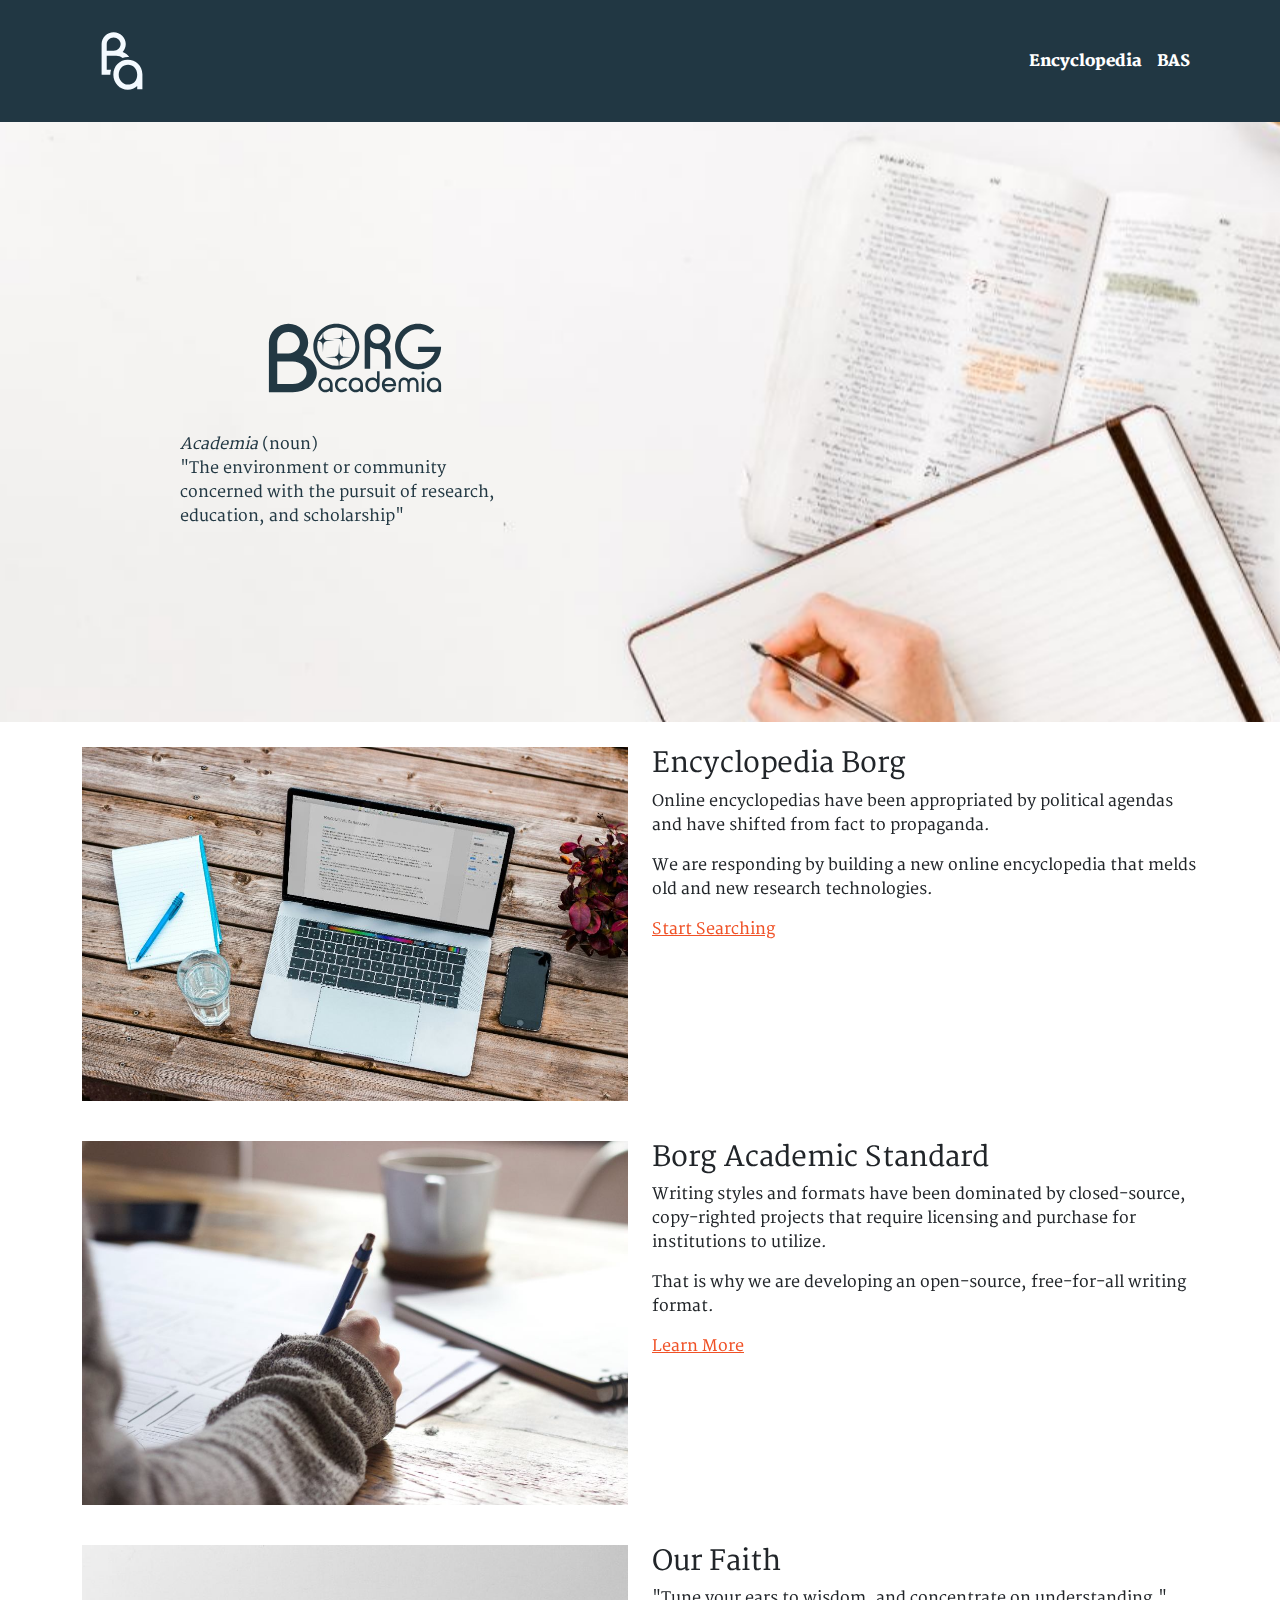
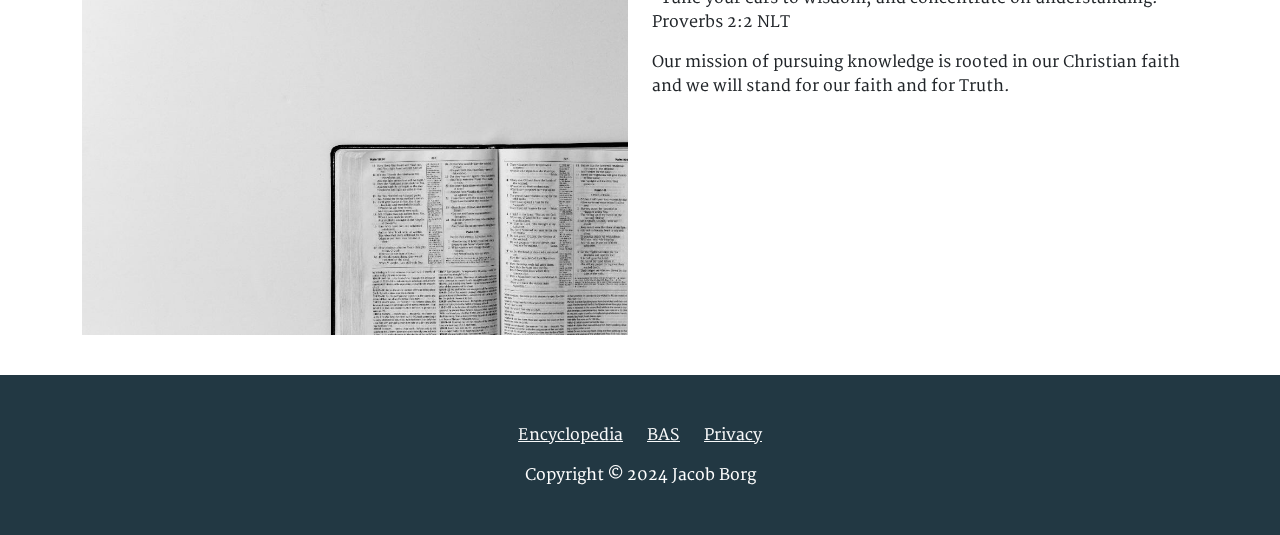
<file: index.html>
<!DOCTYPE html><html data-bs-theme="light" lang="en"><head><meta charset="utf-8"><meta name="viewport" content="width=device-width, initial-scale=1.0, shrink-to-fit=no"><title>Borg Academia</title><link rel="icon" type="image/svg+xml" sizes="150x150" href="assets/img/branding/ba_light.svg"><link rel="icon" type="image/svg+xml" sizes="150x150" href="assets/img/branding/ba_light.svg" media="(prefers-color-scheme: dark)"><link rel="icon" type="image/svg+xml" sizes="150x150" href="assets/img/branding/ba_light.svg"><link rel="stylesheet" href="assets/bootstrap/css/bootstrap.min.css"><link rel="stylesheet" href="assets/css/styles.min.css"></head><body style="font-family: Merriweather, serif;"><nav class="navbar navbar-expand-md sticky-top py-3 navbar-dark" style="background: #213743;"><div class="container"><a class="navbar-brand d-flex align-items-center" href="index.html"><span><img src="assets/img/branding/ba_light.svg" width="80px"></span></a><button data-bs-toggle="collapse" class="navbar-toggler" data-bs-target="#navcol-5"><span class="visually-hidden">Toggle navigation</span><span class="navbar-toggler-icon"></span></button><div class="collapse navbar-collapse" id="navcol-5" style="font-family: 'Merriweather Black';"><ul class="navbar-nav ms-auto"><li class="nav-item"><a class="nav-link active" href="../encyclopedia/index" target="_blank">Encyclopedia</a></li><li class="nav-item"><a class="nav-link active" href="bas.html">BAS</a></li><li class="nav-item"></li></ul></div></div></nav><section><div data-bss-parallax-bg="true" style="height: 600px;background: url(&quot;assets/img/branding/sincerely-media-2Ao87RHbUzU-unsplash.jpg&quot;) center / cover;"><div class="container h-100"><div class="row h-100"><div class="col-md-6 text-center text-md-start d-flex d-sm-flex d-md-flex justify-content-center align-items-center justify-content-md-start align-items-md-center justify-content-xl-center"><div style="max-width: 350px;"><p><img src="assets/img/branding/ba_cover.svg"></p><p class="my-3" style="color: #223843;"><em>Academia</em> (noun)<br>"The environment or community concerned with the pursuit of research, education, and scholarship"</p></div></div></div></div></div></section><section style="padding: 25px;"><div class="container"><div class="row"><div class="col-md-6 text-center"><img width="100%" src="assets/img/branding/bram-naus-n8Qb1ZAkK88-unsplash.jpg" style="margin-bottom: 15px;"></div><div class="col-md-6"><h3>Encyclopedia Borg</h3><p>Online encyclopedias have been appropriated by&nbsp; political agendas and have shifted from fact to propaganda.</p><p>We are responding by building a new online encyclopedia that melds old and new research technologies.</p><p><a href="../encyclopedia/index" target="_blank" style="color: #f05126;">Start Searching</a></p></div></div></div><div class="container" style="margin-top: 25px;"><div class="row"><div class="col-md-6 text-center"><img width="100%" src="assets/img/branding/unseen-studio-s9CC2SKySJM-unsplash.jpg" style="margin-bottom: 15px;"></div><div class="col-md-6"><h3>Borg Academic Standard</h3><p>Writing styles and formats have been dominated by closed-source, copy-righted projects that require licensing and purchase for institutions to utilize.</p><p>That is why we are developing an open-source, free-for-all writing&nbsp; format.</p><p><a href="bas.html" style="color: #f05126;">Learn More</a></p></div></div></div><div class="container" style="margin-top: 25px;"><div class="row"><div class="col-md-6 text-center"><img width="100%" src="assets/img/branding/sixteen-miles-out-bIwFwR2fSsA-unsplash.jpg" style="margin-bottom: 15px;"></div><div class="col-md-6"><h3>Our Faith</h3><p>"Tune your ears to wisdom, and concentrate on understanding." Proverbs 2:2&nbsp; NLT</p><p>Our mission of pursuing knowledge is rooted in our Christian faith and we will stand for our faith and for Truth.</p></div></div></div></section><footer class="text-center" style="background: #223843;"><div class="container text-white py-4 py-lg-5"><ul class="list-inline"><li class="list-inline-item me-4"><a class="link-light" href="../encyclopedia/index" target="_blank">Encyclopedia</a></li><li class="list-inline-item me-4"><a class="link-light" href="bas.html">BAS</a></li><li class="list-inline-item"><a class="link-light" href="privacy.html">Privacy</a></li></ul><p class="mb-0">Copyright © 2024 Jacob Borg</p></div></footer><script src="assets/bootstrap/js/bootstrap.min.js"></script><script src="assets/js/script.min.js"></script></body></html>
</file>
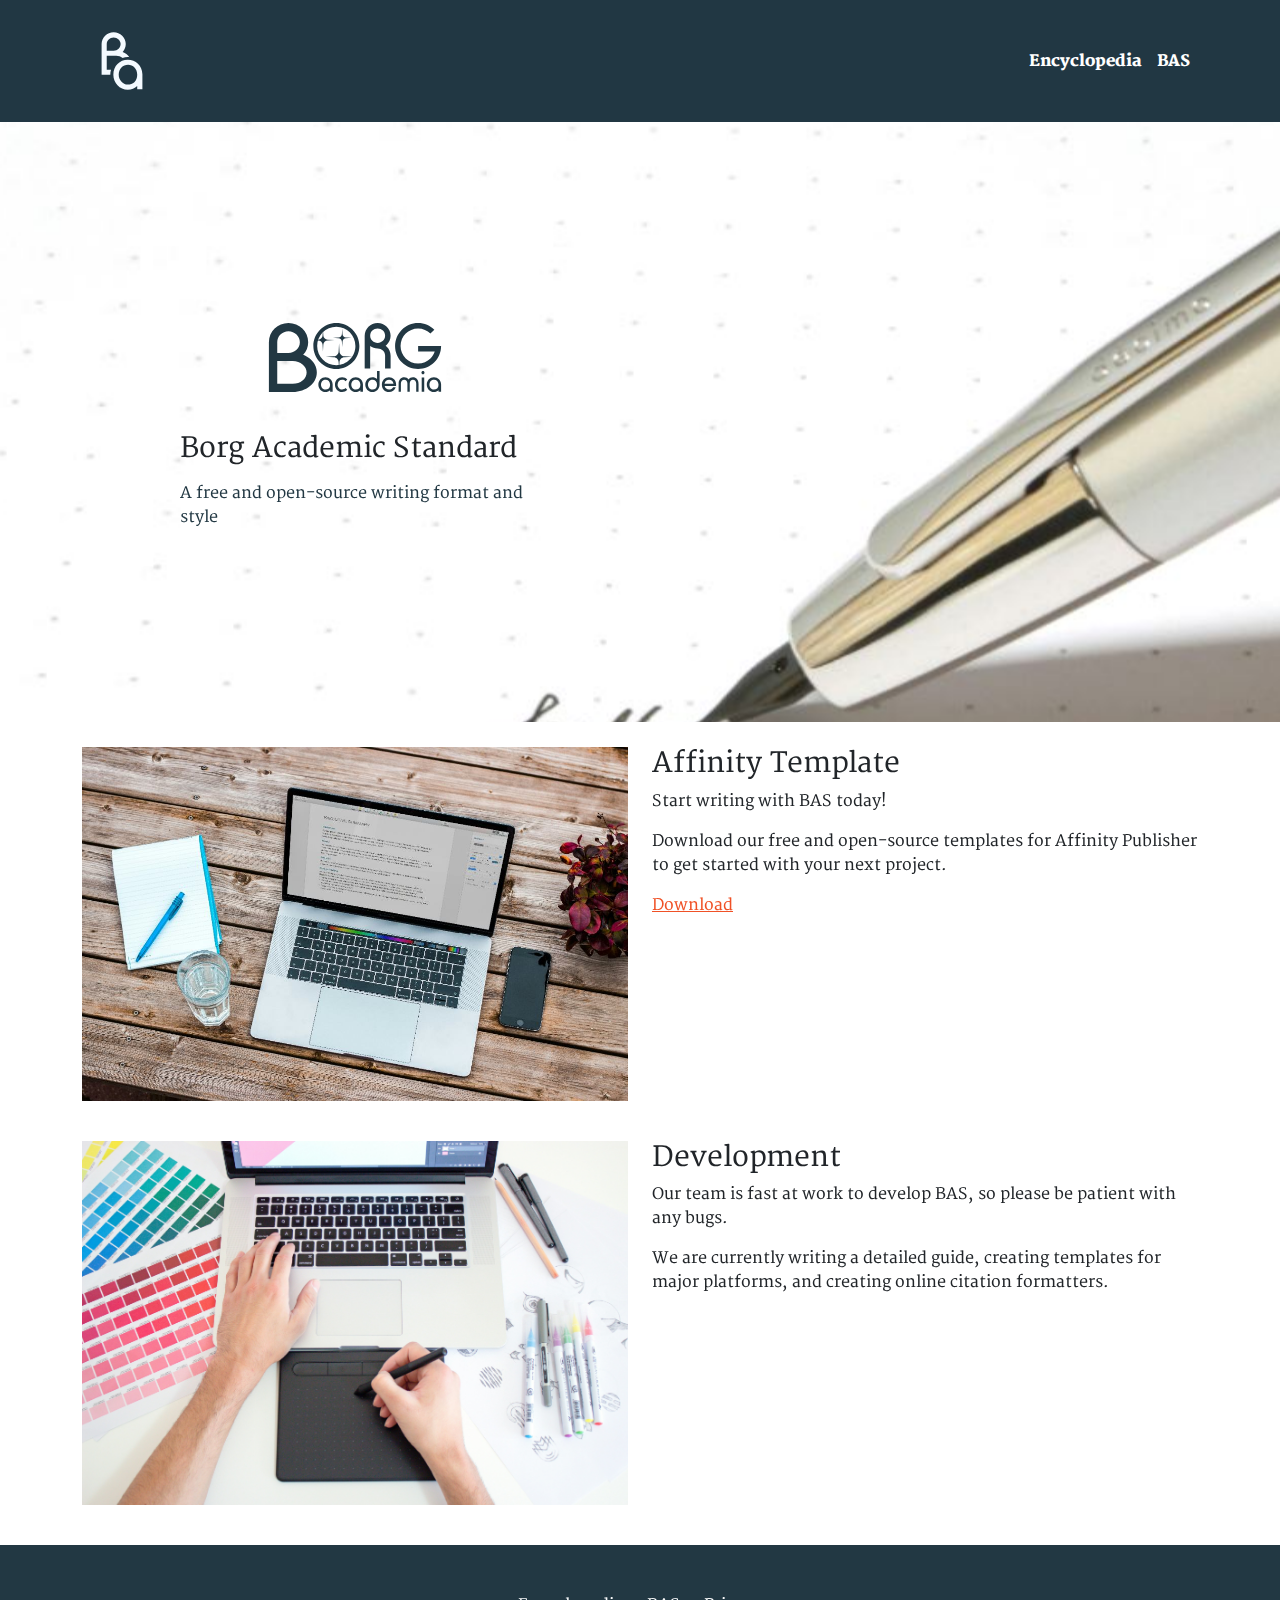
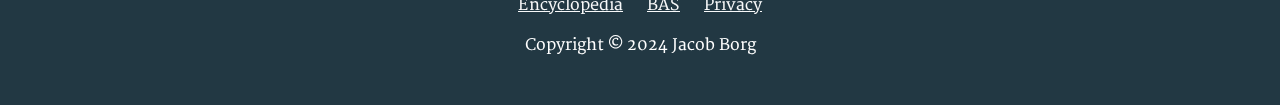
<file: bas.html>
<!DOCTYPE html><html data-bs-theme="light" lang="en"><head><meta charset="utf-8"><meta name="viewport" content="width=device-width, initial-scale=1.0, shrink-to-fit=no"><title>Borg Academia</title><link rel="icon" type="image/svg+xml" sizes="150x150" href="assets/img/branding/ba_light.svg"><link rel="icon" type="image/svg+xml" sizes="150x150" href="assets/img/branding/ba_light.svg" media="(prefers-color-scheme: dark)"><link rel="icon" type="image/svg+xml" sizes="150x150" href="assets/img/branding/ba_light.svg"><link rel="stylesheet" href="assets/bootstrap/css/bootstrap.min.css"><link rel="stylesheet" href="assets/css/styles.min.css"></head><body style="font-family: Merriweather, serif;"><nav class="navbar navbar-expand-md sticky-top py-3 navbar-dark" style="background: #213743;"><div class="container"><a class="navbar-brand d-flex align-items-center" href="index.html"><span><img src="assets/img/branding/ba_light.svg" width="80px"></span></a><button data-bs-toggle="collapse" class="navbar-toggler" data-bs-target="#navcol-5"><span class="visually-hidden">Toggle navigation</span><span class="navbar-toggler-icon"></span></button><div class="collapse navbar-collapse" id="navcol-5" style="font-family: 'Merriweather Black';"><ul class="navbar-nav ms-auto"><li class="nav-item"><a class="nav-link active" href="../encyclopedia/index" target="_blank">Encyclopedia</a></li><li class="nav-item"><a class="nav-link active" href="bas.html">BAS</a></li><li class="nav-item"></li></ul></div></div></nav><section><div data-bss-parallax-bg="true" style="height: 600px;background: url(&quot;assets/img/branding/r-mo-fPbDggoRaQA-unsplash.jpg&quot;) center / cover;"><div class="container h-100"><div class="row h-100"><div class="col-md-6 text-center text-md-start d-flex d-sm-flex d-md-flex justify-content-center align-items-center justify-content-md-start align-items-md-center justify-content-xl-center"><div style="max-width: 350px;"><p><img src="assets/img/branding/ba_cover.svg"></p><h3>Borg Academic Standard</h3><p class="my-3" style="color: #223843;">A free and open-source writing format and style</p></div></div></div></div></div></section><section style="padding: 25px;"><div class="container"><div class="row"><div class="col-md-6 text-center"><img width="100%" src="assets/img/branding/bram-naus-n8Qb1ZAkK88-unsplash.jpg" style="margin-bottom: 15px;"></div><div class="col-md-6"><h3>Affinity Template</h3><p>Start writing with BAS today!</p><p>Download our free and open-source templates for Affinity Publisher&nbsp; to get started with your next project.</p><p><a href="../files/bas/BorgAcademicStandard_template.afpub" target="_blank" style="color: #f05126;">Download</a></p></div></div></div><div class="container" style="margin-top: 25px;"><div class="row"><div class="col-md-6 text-center"><img width="100%" src="assets/img/branding/theme-photos-CGpifH3FjOA-unsplash.jpg" style="margin-bottom: 15px;"></div><div class="col-md-6"><h3>Development</h3><p>Our team is fast at work to develop BAS, so please be patient with any bugs.</p><p>We are currently writing a detailed guide, creating templates for major platforms, and creating online citation formatters.</p></div></div></div></section><footer class="text-center" style="background: #223843;"><div class="container text-white py-4 py-lg-5"><ul class="list-inline"><li class="list-inline-item me-4"><a class="link-light" href="../encyclopedia/index" target="_blank">Encyclopedia</a></li><li class="list-inline-item me-4"><a class="link-light" href="bas.html">BAS</a></li><li class="list-inline-item"><a class="link-light" href="privacy.html">Privacy</a></li></ul><p class="mb-0">Copyright © 2024 Jacob Borg</p></div></footer><script src="assets/bootstrap/js/bootstrap.min.js"></script><script src="assets/js/script.min.js"></script></body></html>
</file>
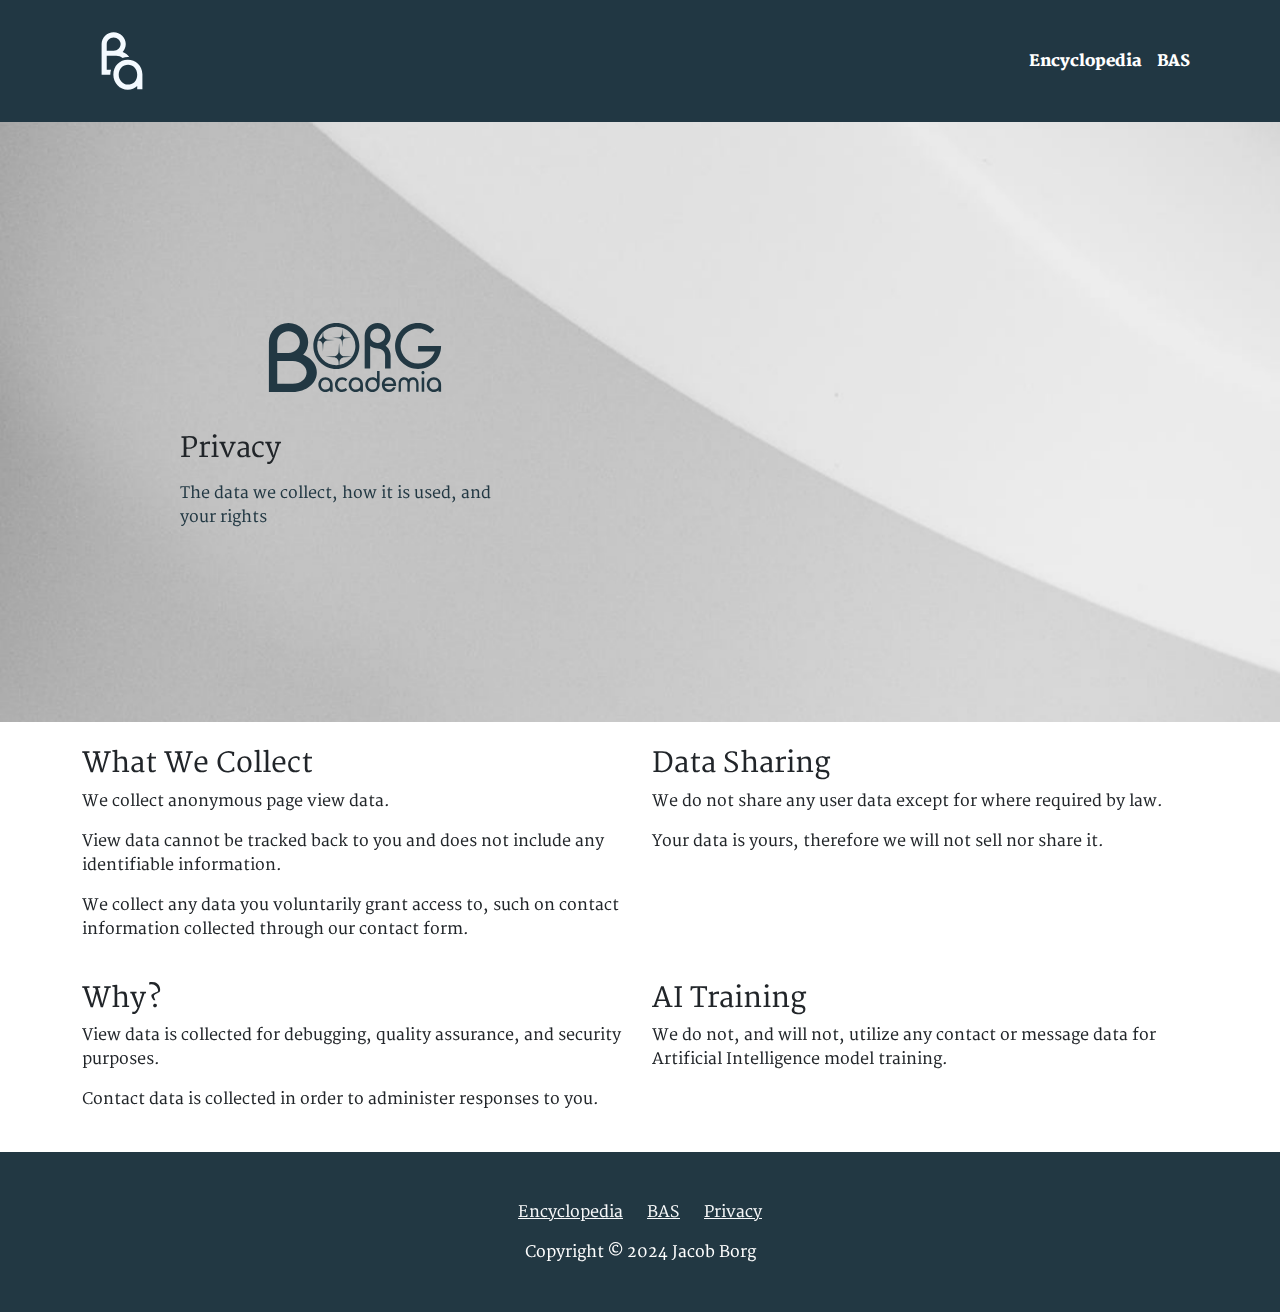
<file: privacy.html>
<!DOCTYPE html><html data-bs-theme="light" lang="en"><head><meta charset="utf-8"><meta name="viewport" content="width=device-width, initial-scale=1.0, shrink-to-fit=no"><title>Borg Academia</title><link rel="icon" type="image/svg+xml" sizes="150x150" href="assets/img/branding/ba_light.svg"><link rel="icon" type="image/svg+xml" sizes="150x150" href="assets/img/branding/ba_light.svg" media="(prefers-color-scheme: dark)"><link rel="icon" type="image/svg+xml" sizes="150x150" href="assets/img/branding/ba_light.svg"><link rel="stylesheet" href="assets/bootstrap/css/bootstrap.min.css"><link rel="stylesheet" href="assets/css/styles.min.css"></head><body style="font-family: Merriweather, serif;"><nav class="navbar navbar-expand-md sticky-top py-3 navbar-dark" style="background: #213743;"><div class="container"><a class="navbar-brand d-flex align-items-center" href="index.html"><span><img src="assets/img/branding/ba_light.svg" width="80px"></span></a><button data-bs-toggle="collapse" class="navbar-toggler" data-bs-target="#navcol-5"><span class="visually-hidden">Toggle navigation</span><span class="navbar-toggler-icon"></span></button><div class="collapse navbar-collapse" id="navcol-5" style="font-family: 'Merriweather Black';"><ul class="navbar-nav ms-auto"><li class="nav-item"><a class="nav-link active" href="../encyclopedia/index" target="_blank">Encyclopedia</a></li><li class="nav-item"><a class="nav-link active" href="bas.html">BAS</a></li><li class="nav-item"></li></ul></div></div></nav><section><div data-bss-parallax-bg="true" style="height: 600px;background: url(&quot;assets/img/branding/ivan-bandura-WhIff5iuW-E-unsplash.jpg&quot;) center / cover;"><div class="container h-100"><div class="row h-100"><div class="col-md-6 text-center text-md-start d-flex d-sm-flex d-md-flex justify-content-center align-items-center justify-content-md-start align-items-md-center justify-content-xl-center"><div style="max-width: 350px;"><p><img src="assets/img/branding/ba_cover.svg"></p><h3>Privacy</h3><p class="my-3" style="color: #223843;">The data we collect, how it is used, and your rights</p></div></div></div></div></div></section><section style="padding: 25px;"><div class="container"><div class="row"><div class="col-md-6 text-start"><h3>What We Collect</h3><p>We collect anonymous page view data.</p><p>View data cannot be tracked back to you and does not include any identifiable information.</p><p>We collect any data you voluntarily grant access to, such on contact information collected through our contact form.</p></div><div class="col-md-6"><h3>Data Sharing</h3><p>We do not share any user data except for where required by law.</p><p>Your data is yours, therefore we will not sell&nbsp; nor share it.</p></div></div></div><div class="container" style="margin-top: 25px;"><div class="row"><div class="col-md-6 text-start"><h3>Why?&nbsp;</h3><p>View data is collected for debugging, quality assurance, and security purposes.</p><p>Contact data is collected in order to administer responses to you.</p></div><div class="col-md-6"><h3>AI&nbsp; Training</h3><p>We do not, and will not, utilize any contact or message data for Artificial Intelligence model training.</p></div></div></div></section><footer class="text-center" style="background: #223843;"><div class="container text-white py-4 py-lg-5"><ul class="list-inline"><li class="list-inline-item me-4"><a class="link-light" href="../encyclopedia/index" target="_blank">Encyclopedia</a></li><li class="list-inline-item me-4"><a class="link-light" href="bas.html">BAS</a></li><li class="list-inline-item"><a class="link-light" href="privacy.html">Privacy</a></li></ul><p class="mb-0">Copyright © 2024 Jacob Borg</p></div></footer><script src="assets/bootstrap/js/bootstrap.min.js"></script><script src="assets/js/script.min.js"></script></body></html>
</file>
<file: assets/css/styles.min.css>
@font-face{font-family:Merriweather;src:url(../../assets/fonts/Merriweather-d0e773d8c67c5bd1bdd43161aebb76ca.ttf) format('truetype');font-weight:400;font-style:normal;font-display:auto}@font-face{font-family:'Merriweather Black';src:url(../../assets/fonts/Merriweather%20Black-ffa565d55c5b7a613f8be68f79867e1f.ttf) format('truetype');font-weight:400;font-style:normal;font-display:auto}@font-face{font-family:'Merriweather Bold';src:url(../../assets/fonts/Merriweather%20Bold-e26c2e4a580ef42577af49ef567f735d.ttf) format('truetype');font-weight:400;font-style:normal;font-display:auto}@font-face{font-family:'Merriweather Light';src:url(../../assets/fonts/Merriweather%20Light-a17571e76c4bc042d1e16cf3e40f2e4a.ttf) format('truetype');font-weight:400;font-style:normal;font-display:auto}@font-face{font-family:'Radis Sans';src:url(../../assets/fonts/Radis%20Sans-b79c51fba8d76160fc43f8b002239614.otf) format('otf');font-weight:400;font-style:normal;font-display:auto}.fit-cover{object-fit:cover}.bs-icon{--bs-icon-size:.75rem;display:flex;flex-shrink:0;justify-content:center;align-items:center;font-size:var(--bs-icon-size);width:calc(var(--bs-icon-size) * 2);height:calc(var(--bs-icon-size) * 2);color:var(--bs-primary)}.bs-icon-xs{--bs-icon-size:1rem;width:calc(var(--bs-icon-size) * 1.5);height:calc(var(--bs-icon-size) * 1.5)}.bs-icon-sm{--bs-icon-size:1rem}.bs-icon-md{--bs-icon-size:1.5rem}.bs-icon-lg{--bs-icon-size:2rem}.bs-icon-xl{--bs-icon-size:2.5rem}.bs-icon.bs-icon-primary{color:var(--bs-white);background:var(--bs-primary)}.bs-icon.bs-icon-primary-light{color:var(--bs-primary);background:rgba(var(--bs-primary-rgb),.2)}.bs-icon.bs-icon-semi-white{color:var(--bs-primary);background:rgba(255,255,255,.5)}.bs-icon.bs-icon-rounded{border-radius:.5rem}.bs-icon.bs-icon-circle{border-radius:50%}
</file>
